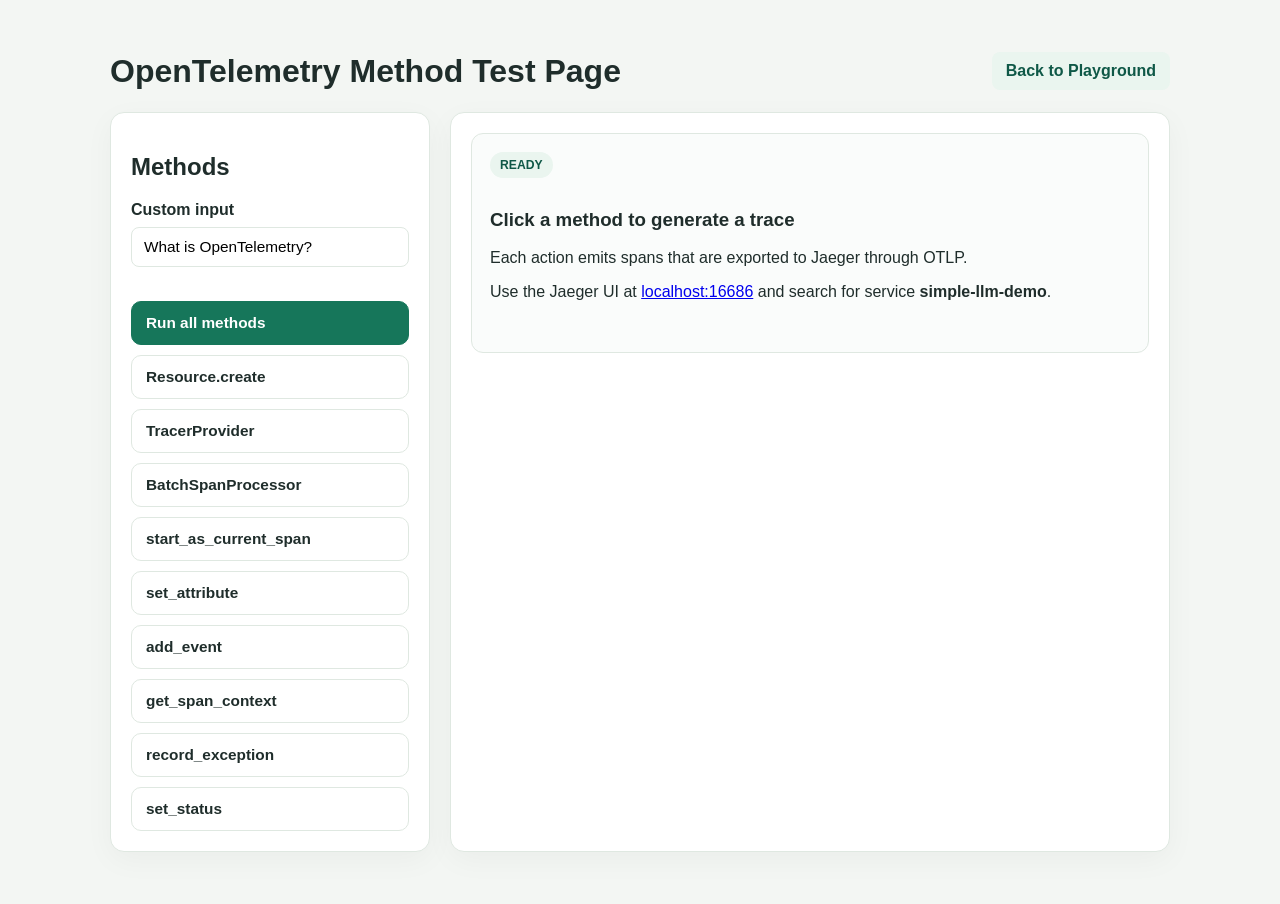
<file: templates/methods.html>
<!doctype html>
<html lang="en">
<head>
  <meta charset="utf-8">
  <meta name="viewport" content="width=device-width, initial-scale=1">
  <title>OpenTelemetry Methods Demo</title>
  <style>
    :root {
      --bg: #f3f6f3;
      --panel: #ffffff;
      --text: #1f2d2b;
      --muted: #61706a;
      --line: #dfe8e1;
      --green: #16765a;
      --green-dark: #0f5847;
      --green-soft: #eaf5ef;
      --blue: #3c7ab7;
      --orange: #d38a3d;
      --red: #b5483f;
    }
    * { box-sizing: border-box; }
    body {
      margin: 0;
      font-family: Arial, sans-serif;
      background: var(--bg);
      color: var(--text);
    }
    .container {
      max-width: 1100px;
      margin: 32px auto;
      padding: 20px;
    }
    .header {
      display: flex;
      justify-content: space-between;
      align-items: center;
      gap: 16px;
      margin-bottom: 22px;
    }
    h1 {
      margin: 0;
      font-size: 2rem;
    }
    .link-btn {
      display: inline-block;
      padding: 10px 14px;
      border-radius: 8px;
      background: var(--green-soft);
      color: var(--green-dark);
      text-decoration: none;
      font-weight: 700;
    }
    .grid {
      display: grid;
      grid-template-columns: 320px 1fr;
      gap: 20px;
    }
    .panel {
      background: var(--panel);
      border: 1px solid var(--line);
      border-radius: 14px;
      box-shadow: 0 8px 30px rgba(17, 30, 21, 0.04);
    }
    .sidebar {
      padding: 20px;
    }
    .methods {
      display: grid;
      gap: 10px;
      margin-top: 18px;
    }
    .method-btn {
      width: 100%;
      text-align: left;
      padding: 12px 14px;
      border: 1px solid var(--line);
      border-radius: 10px;
      background: #fff;
      color: var(--text);
      cursor: pointer;
      font-size: 0.96rem;
      font-weight: 600;
    }
    .method-btn:hover {
      border-color: var(--green);
      background: var(--green-soft);
    }
    .method-btn.primary {
      background: var(--green);
      color: white;
      border-color: var(--green);
    }
    .content {
      padding: 20px;
    }
    .result-box {
      min-height: 220px;
      border: 1px solid var(--line);
      border-radius: 12px;
      background: #fafcfb;
      padding: 18px;
    }
    .status {
      display: inline-block;
      margin-bottom: 12px;
      padding: 6px 10px;
      border-radius: 999px;
      font-size: 0.76rem;
      font-weight: 700;
      background: var(--green-soft);
      color: var(--green-dark);
    }
    .status.error {
      background: #fdeae8;
      color: var(--red);
    }
    .trace-id {
      font-family: Consolas, monospace;
      background: #edf2ee;
      padding: 8px 10px;
      border-radius: 8px;
      display: inline-block;
      margin-top: 12px;
      font-size: 0.9rem;
    }
    .method-list {
      margin-top: 12px;
      display: flex;
      flex-wrap: wrap;
      gap: 8px;
    }
    .tag {
      display: inline-flex;
      align-items: center;
      padding: 6px 10px;
      border-radius: 999px;
      background: #eef4f8;
      color: var(--blue);
      font-size: 0.74rem;
      font-weight: 700;
    }
    .tag.orange { background: #fff2e3; color: var(--orange); }
    .tag.red { background: #fdeae8; color: var(--red); }
    .tag.green { background: var(--green-soft); color: var(--green-dark); }
    pre {
      margin: 18px 0 0;
      background: #0f172a;
      color: #e2e8f0;
      border-radius: 10px;
      padding: 14px;
      white-space: pre-wrap;
      word-break: break-word;
      font-size: 0.83rem;
      line-height: 1.5;
    }
    @media (max-width: 820px) {
      .grid { grid-template-columns: 1fr; }
      .header { flex-direction: column; align-items: flex-start; }
    }
  </style>
</head>
<body>
  <div class="container">
    <div class="header">
      <h1>OpenTelemetry Method Test Page</h1>
      <a class="link-btn" href="/">Back to Playground</a>
    </div>

    <div class="grid">
      <aside class="panel sidebar">
        <h2>Methods</h2>
        <label for="custom-input" style="display:block; margin: 14px 0 8px; font-weight:700;">Custom input</label>
        <input id="custom-input" type="text" value="What is OpenTelemetry?" style="width:100%; padding:10px 12px; border:1px solid #dfe8e1; border-radius:8px; margin-bottom:16px; font-size:0.96rem;" />
        <div class="methods" id="method-buttons">
          <button class="method-btn primary" data-method="all">Run all methods</button>
          <button class="method-btn" data-method="resource">Resource.create</button>
          <button class="method-btn" data-method="tracerprovider">TracerProvider</button>
          <button class="method-btn" data-method="spanprocessor">BatchSpanProcessor</button>
          <button class="method-btn" data-method="start_as_current_span">start_as_current_span</button>
          <button class="method-btn" data-method="set_attribute">set_attribute</button>
          <button class="method-btn" data-method="add_event">add_event</button>
          <button class="method-btn" data-method="get_span_context">get_span_context</button>
          <button class="method-btn" data-method="record_exception">record_exception</button>
          <button class="method-btn" data-method="set_status">set_status</button>
        </div>
      </aside>

      <main class="panel content">
        <div class="result-box" id="result-box">
          <div class="status">READY</div>
          <h3>Click a method to generate a trace</h3>
          <p>Each action emits spans that are exported to Jaeger through OTLP.</p>
          <p>Use the Jaeger UI at <a href="http://localhost:16686" target="_blank" rel="noreferrer">localhost:16686</a> and search for service <strong>simple-llm-demo</strong>.</p>
        </div>
      </main>
    </div>
  </div>

  <script>
    const resultBox = document.getElementById('result-box');
    const methodButtons = document.querySelectorAll('.method-btn');

    function escapeHtml(value = '') {
      return String(value)
        .replace(/&/g, '&amp;')
        .replace(/</g, '&lt;')
        .replace(/>/g, '&gt;')
        .replace(/"/g, '&quot;')
        .replace(/'/g, '&#039;');
    }

    function renderResult(data, error = null) {
      if (error) {
        resultBox.innerHTML = `
          <div class="status error">ERROR</div>
          <h3>Failed</h3>
          <p>${error}</p>
        `;
        return;
      }

      const methodList = (data.methods || []).map((m) => `<span class="tag green">${m}</span>`).join('');
      const details = data.method_details || {};
      const trigger = escapeHtml(details.trigger || 'POST /methods/demo -> run_otel_method_demo(method_name, custom_input)');
      const backendCode = escapeHtml(details.backend_code || 'with local_tracer.start_as_current_span("otel.methods.demo") as root:');
      const otelCalls = (details.otel_calls || []).map((call) => `<li>${escapeHtml(call)}</li>`).join('');

      resultBox.innerHTML = `
        <div class="status">SUCCESS</div>
        <h3>Method: ${escapeHtml(data.method || 'unknown')}</h3>
        <p>${escapeHtml(data.message || 'OpenTelemetry method executed successfully.')}</p>
        <div class="method-list">${methodList}</div>
        <div class="trace-id">Trace ID: ${escapeHtml(data.trace_id || 'n/a')}</div>

        <div style="margin-top: 16px; border: 1px solid #dfe8e1; border-radius: 10px; background: #f8fbf8; padding: 14px;">
          <h4 style="margin: 0 0 10px;">What this method is calling</h4>
          <p style="margin: 0 0 8px;"><strong>Trigger:</strong> ${trigger}</p>
          <p style="margin: 0 0 8px;"><strong>Backend code:</strong></p>
          <pre style="margin: 0 0 12px;">${backendCode}</pre>
          <p style="margin: 0 0 8px;"><strong>OpenTelemetry calls:</strong></p>
          <ul style="margin: 0; padding-left: 18px; line-height: 1.7;">${otelCalls}</ul>
        </div>

        <pre>Open Jaeger and search for service "simple-llm-demo" to inspect the trace.</pre>
      `;
    }

    methodButtons.forEach((button) => {
      button.addEventListener('click', async () => {
        const method = button.dataset.method;
        const customInput = document.getElementById('custom-input').value.trim() || 'OpenTelemetry tracing demo';
        resultBox.innerHTML = `
          <div class="status">RUNNING</div>
          <h3>Executing ${method}...</h3>
          <p>Sending OTLP span data to Jaeger with input: "${customInput}"</p>
        `;

        try {
          const response = await fetch('/methods/demo', {
            method: 'POST',
            headers: { 'Content-Type': 'application/json' },
            body: JSON.stringify({ method, input: customInput })
          });

          const data = await response.json();
          if (!response.ok) {
            renderResult(null, data.error || 'Method execution failed.');
            return;
          }
          renderResult(data);
        } catch (err) {
          renderResult(null, err.message || 'Unexpected error while testing the method.');
        }
      });
    });
  </script>
</body>
</html>
</file>
